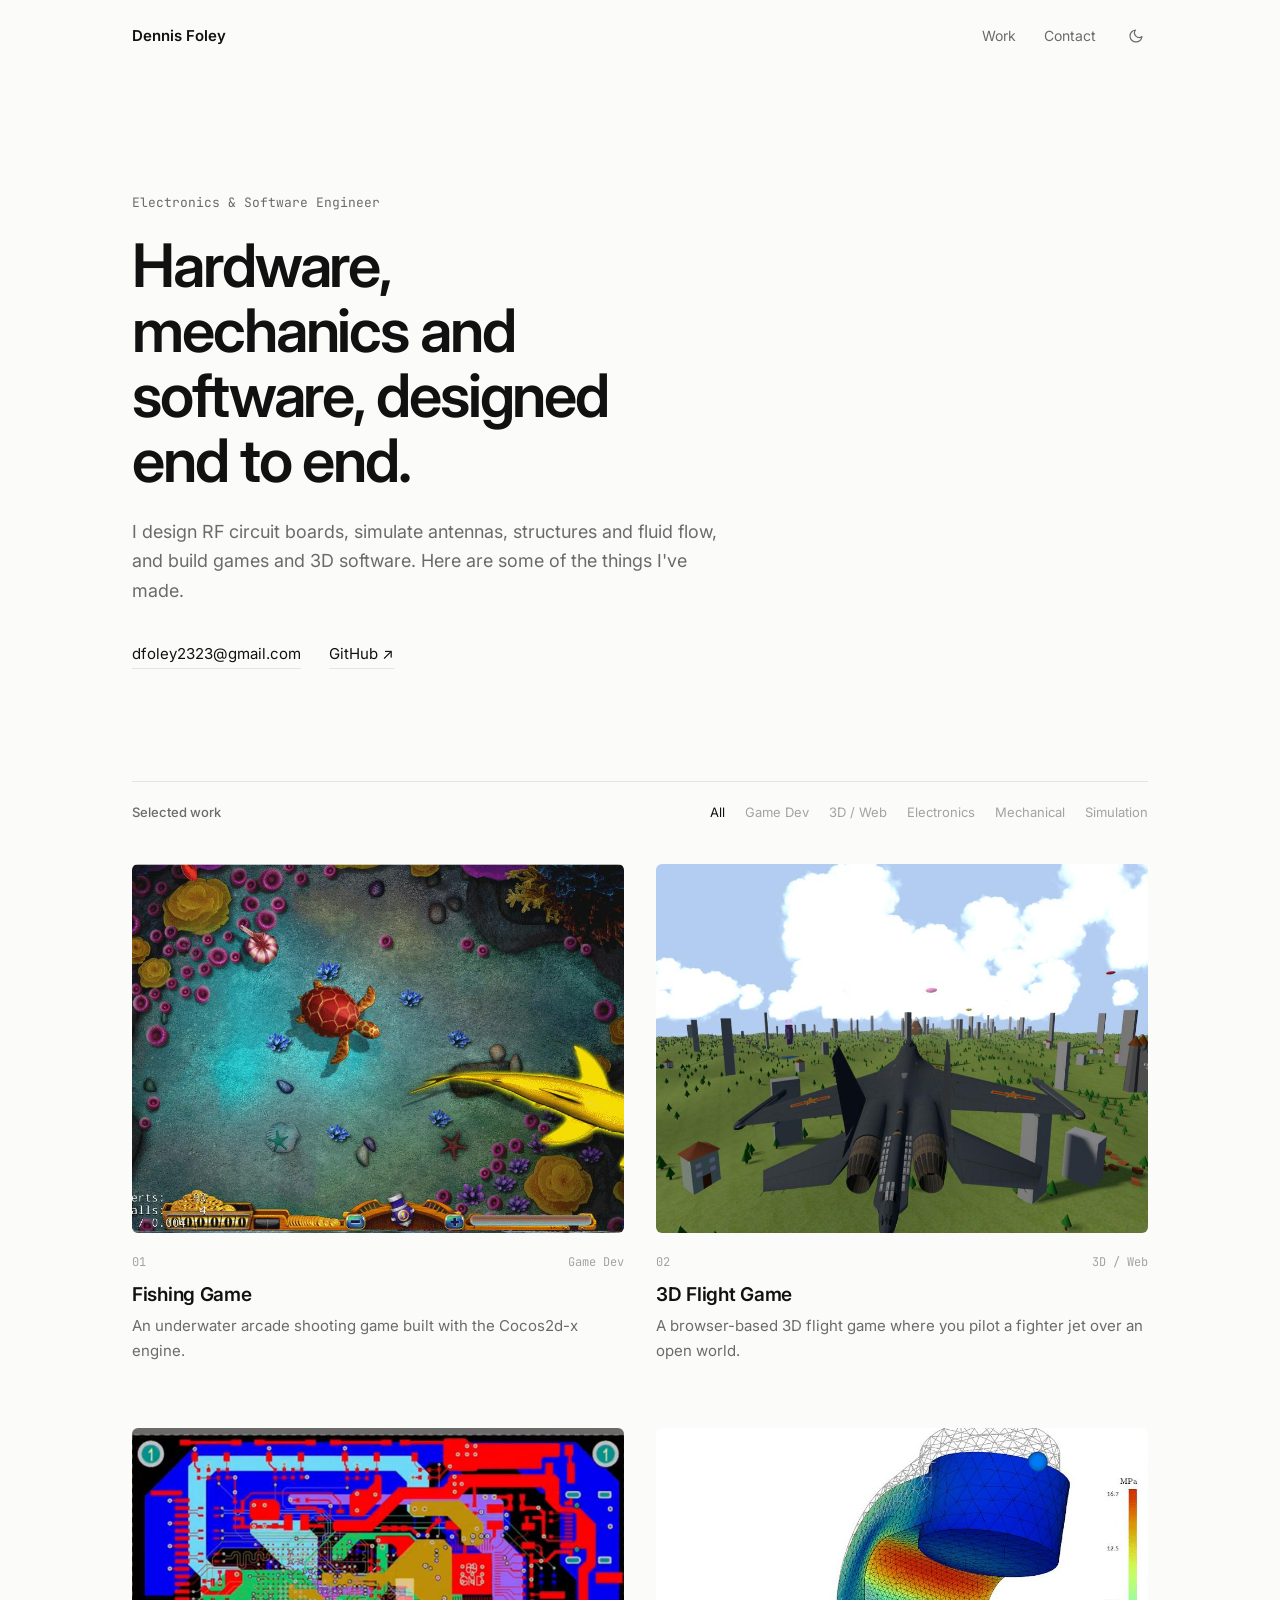
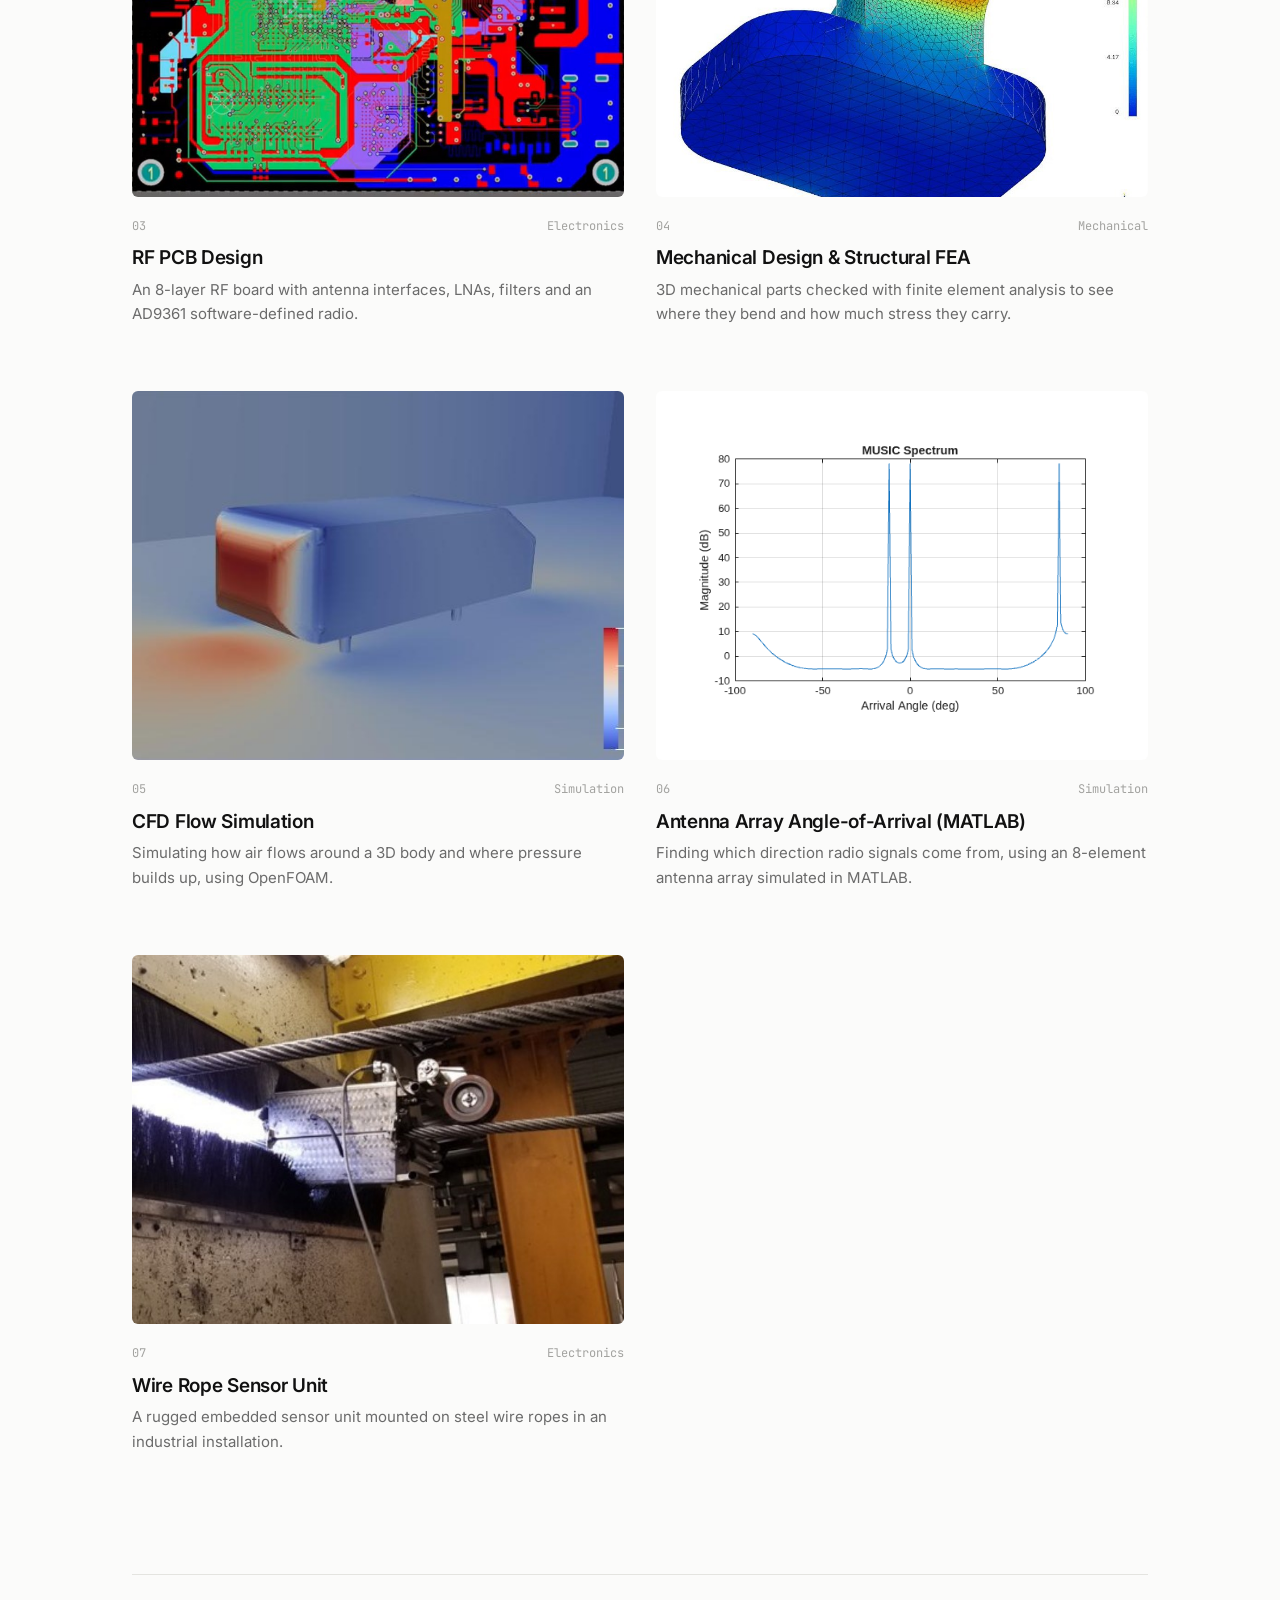
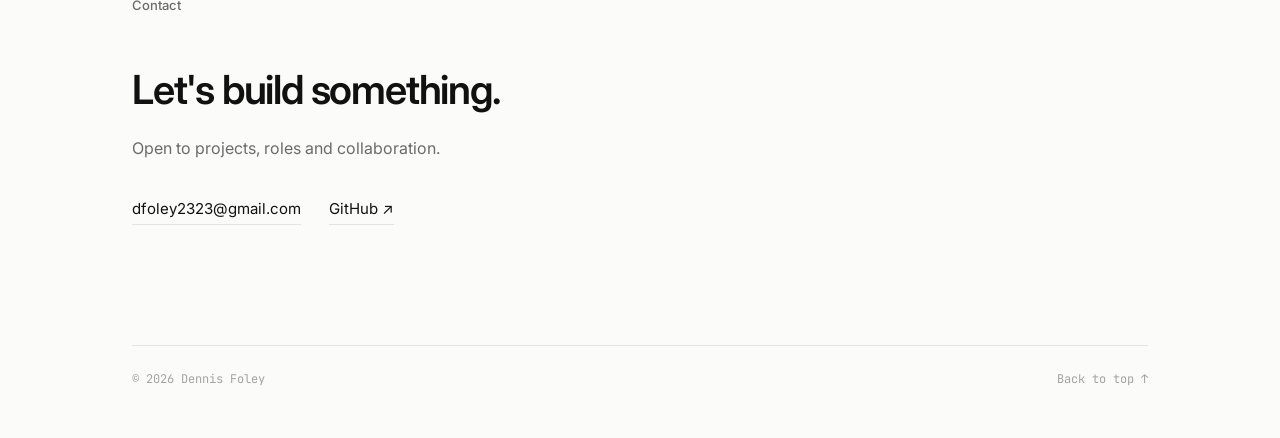
<file: index.html>
<!doctype html>
<html lang="en">
  <head>
    <meta charset="utf-8" />
    <meta name="viewport" content="width=device-width, initial-scale=1" />
    <title>Portfolio</title>
    <meta name="description" content="Engineering portfolio: electronics, CAD, simulation and software projects." />
    <link rel="preconnect" href="https://fonts.googleapis.com" />
    <link rel="preconnect" href="https://fonts.gstatic.com" crossorigin />
    <link
      href="https://fonts.googleapis.com/css2?family=Inter:wght@400;500;600&family=JetBrains+Mono:wght@400&display=swap"
      rel="stylesheet"
    />
    <link rel="icon" href="favicon.ico?v=202610261637" sizes="any" />
    <link rel="icon" type="image/png" href="favicon-32.png?v=202610261637" />
    <link rel="apple-touch-icon" href="apple-touch-icon.png?v=202610261637" />
    <link rel="stylesheet" href="css/style.css?v=202610261637" />
  </head>
  <body>
    <div class="wrap">
      <header class="topbar">
        <a class="brand" href="index.html" id="brand"></a>
        <nav>
          <a href="#work">Work</a>
          <a href="#contact">Contact</a>
          <button class="theme-toggle" id="themeToggle" aria-label="Toggle dark mode"></button>
        </nav>
      </header>

      <main>
        <section class="hero">
          <p class="eyebrow mono" id="heroTitle"></p>
          <h1 id="heroIntro"></h1>
          <p class="lede" id="heroLede"></p>
          <div class="links" id="heroLinks"></div>
        </section>

        <section id="work">
          <div class="section-head">
            <h2>Selected work</h2>
            <div class="filters" id="filters" role="tablist"></div>
          </div>
          <div class="grid" id="grid"></div>
        </section>

        <section id="contact" class="contact">
          <div class="section-head"><h2>Contact</h2></div>
          <h2 class="big">Let's build something.</h2>
          <p>Open to projects, roles and collaboration.</p>
          <div class="links" id="contactLinks"></div>
        </section>
      </main>

      <footer class="footer mono" id="footer"></footer>
    </div>

    <script src="js/projects.js?v=202610261637"></script>
    <script src="js/main.js?v=202610261637"></script>
    <script>
      Portfolio.renderHome();
    </script>
  </body>
</html>
</file>
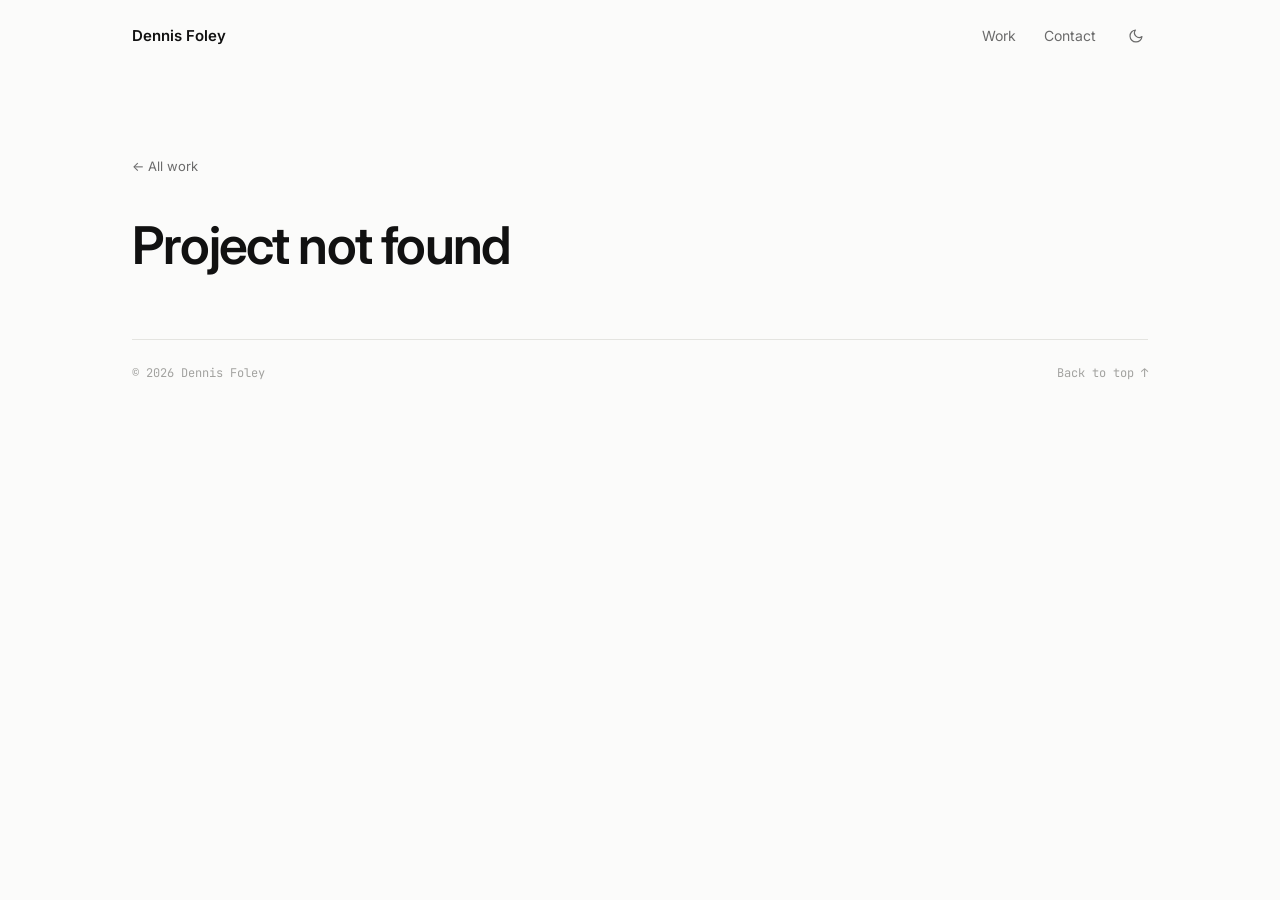
<file: project.html>
<!doctype html>
<html lang="en">
  <head>
    <meta charset="utf-8" />
    <meta name="viewport" content="width=device-width, initial-scale=1" />
    <title>Project</title>
    <link rel="preconnect" href="https://fonts.googleapis.com" />
    <link rel="preconnect" href="https://fonts.gstatic.com" crossorigin />
    <link
      href="https://fonts.googleapis.com/css2?family=Inter:wght@400;500;600&family=JetBrains+Mono:wght@400&display=swap"
      rel="stylesheet"
    />
    <link rel="icon" href="favicon.ico?v=202610261637" sizes="any" />
    <link rel="icon" type="image/png" href="favicon-32.png?v=202610261637" />
    <link rel="apple-touch-icon" href="apple-touch-icon.png?v=202610261637" />
    <link rel="stylesheet" href="css/style.css?v=202610261637" />
  </head>
  <body>
    <div class="wrap">
      <header class="topbar">
        <a class="brand" href="index.html" id="brand"></a>
        <nav>
          <a href="index.html#work">Work</a>
          <a href="index.html#contact">Contact</a>
          <button class="theme-toggle" id="themeToggle" aria-label="Toggle dark mode"></button>
        </nav>
      </header>

      <main id="detail"></main>

      <footer class="footer mono" id="footer"></footer>
    </div>

    <script src="js/projects.js?v=202610261637"></script>
    <script src="js/main.js?v=202610261637"></script>
    <script>
      Portfolio.renderProject();
    </script>
  </body>
</html>
</file>
<file: css/style.css>
:root {
  --bg: #fbfbfa;
  --surface: #f2f2ef;
  --ink: #111111;
  --muted: #6b6b6b;
  --faint: #a3a3a0;
  --line: #e4e4e0;
  --accent: #1f4fd8;
  --max: 1080px;
  --gutter: 32px;
}

@media (prefers-color-scheme: dark) {
  :root:not([data-theme="light"]) {
    --bg: #0e0e0f;
    --surface: #18181a;
    --ink: #ededed;
    --muted: #9a9a9a;
    --faint: #5c5c5e;
    --line: #252527;
    --accent: #7c9cff;
  }
}
:root[data-theme="dark"] {
  --bg: #0e0e0f;
  --surface: #18181a;
  --ink: #ededed;
  --muted: #9a9a9a;
  --faint: #5c5c5e;
  --line: #252527;
  --accent: #7c9cff;
}

* {
  box-sizing: border-box;
}
html {
  scroll-behavior: smooth;
}
body {
  margin: 0;
  background: var(--bg);
  color: var(--ink);
  font: 16px/1.65 Inter, system-ui, -apple-system, "Segoe UI", sans-serif;
  -webkit-font-smoothing: antialiased;
}
a {
  color: inherit;
  text-decoration: none;
}
img,
video {
  max-width: 100%;
  display: block;
}
.mono {
  font-family: "JetBrains Mono", ui-monospace, Consolas, monospace;
}

.wrap {
  max-width: var(--max);
  margin: 0 auto;
  padding: 0 var(--gutter);
}

/* ── Header ──────────────────────────────────────────── */
.topbar {
  display: flex;
  align-items: center;
  justify-content: space-between;
  height: 72px;
}
.brand {
  font-weight: 600;
  font-size: 15px;
}
.topbar nav {
  display: flex;
  gap: 28px;
  align-items: center;
  font-size: 14px;
}
.topbar nav a {
  color: var(--muted);
  transition: color 0.15s;
}
.topbar nav a:hover {
  color: var(--ink);
}
.theme-toggle {
  background: none;
  border: 0;
  padding: 4px;
  color: var(--muted);
  cursor: pointer;
  display: grid;
  place-items: center;
}
.theme-toggle:hover {
  color: var(--ink);
}

/* ── Hero ────────────────────────────────────────────── */
.hero {
  padding: 120px 0 112px;
}
.eyebrow {
  font-size: 13px;
  color: var(--muted);
  margin: 0 0 20px;
}
.hero h1 {
  font-size: clamp(36px, 5.6vw, 60px);
  font-weight: 600;
  line-height: 1.08;
  letter-spacing: -0.035em;
  margin: 0 0 24px;
  max-width: 14ch;
}
.lede {
  font-size: 18px;
  color: var(--muted);
  max-width: 54ch;
  margin: 0;
}
.links {
  display: flex;
  flex-wrap: wrap;
  gap: 8px 28px;
  margin-top: 36px;
  font-size: 15px;
}
.links a {
  border-bottom: 1px solid var(--line);
  padding-bottom: 2px;
  transition: border-color 0.15s;
}
.links a:hover {
  border-color: var(--ink);
}

/* ── Sections ────────────────────────────────────────── */
section {
  padding-bottom: 120px;
}
.section-head {
  display: flex;
  flex-wrap: wrap;
  align-items: baseline;
  justify-content: space-between;
  gap: 16px 24px;
  border-top: 1px solid var(--line);
  padding-top: 20px;
  margin-bottom: 40px;
}
.section-head h2 {
  font-size: 13px;
  font-weight: 500;
  color: var(--muted);
  margin: 0;
}
.filters {
  display: flex;
  flex-wrap: wrap;
  gap: 4px 20px;
}
.filters button {
  font: inherit;
  font-size: 13px;
  padding: 0;
  border: 0;
  background: none;
  color: var(--faint);
  cursor: pointer;
  transition: color 0.15s;
}
.filters button:hover,
.filters button[aria-selected="true"] {
  color: var(--ink);
}

/* ── Project grid ────────────────────────────────────── */
.grid {
  display: grid;
  grid-template-columns: repeat(2, minmax(0, 1fr));
  gap: 64px 32px;
}
.card {
  display: block;
}
.thumb {
  aspect-ratio: 4 / 3;
  background: var(--surface);
  border-radius: 6px;
  overflow: hidden;
  color: var(--faint);
}
.thumb img,
.thumb svg {
  width: 100%;
  height: 100%;
  object-fit: cover;
  transition: transform 0.5s cubic-bezier(0.2, 0.7, 0.2, 1), color 0.3s;
}
.thumb img.contain,
.detail-cover img.contain {
  object-fit: contain;
  background: #ffffff;
  padding: 4%;
}
.card:hover .thumb img,
.card:hover .thumb svg {
  transform: scale(1.025);
}
.card:hover .thumb {
  color: var(--muted);
}
.card-meta {
  display: flex;
  justify-content: space-between;
  gap: 16px;
  margin-top: 20px;
  font-size: 12px;
  color: var(--faint);
}
.card h3 {
  font-size: 19px;
  font-weight: 600;
  letter-spacing: -0.015em;
  margin: 6px 0 4px;
}
.card p {
  margin: 0;
  color: var(--muted);
  font-size: 15px;
}

/* ── Contact / footer ────────────────────────────────── */
.contact h2.big {
  font-size: clamp(28px, 4vw, 40px);
  font-weight: 600;
  letter-spacing: -0.03em;
  margin: 0 0 12px;
}
.contact p {
  color: var(--muted);
  margin: 0;
}
.footer {
  display: flex;
  justify-content: space-between;
  border-top: 1px solid var(--line);
  padding-top: 24px;
  padding-bottom: 48px;
  font-size: 12px;
  color: var(--faint);
}

/* ── Project page ────────────────────────────────────── */
.detail-head {
  padding: 80px 0 48px;
}
.back {
  font-size: 13px;
  color: var(--muted);
  display: inline-block;
  margin-bottom: 40px;
}
.back:hover {
  color: var(--ink);
}
.detail-head h1 {
  font-size: clamp(32px, 5vw, 52px);
  font-weight: 600;
  letter-spacing: -0.035em;
  line-height: 1.1;
  margin: 0 0 16px;
}
.detail-cover {
  aspect-ratio: 16 / 8;
  background: var(--surface);
  border-radius: 6px;
  overflow: hidden;
  color: var(--faint);
  margin-bottom: 72px;
}
.detail-cover img,
.detail-cover svg {
  width: 100%;
  height: 100%;
  object-fit: cover;
}
.detail-layout {
  display: grid;
  grid-template-columns: 220px minmax(0, 1fr);
  gap: 64px;
  margin-bottom: 120px;
}
.facts {
  margin: 0;
  font-size: 14px;
}
.facts dt {
  font-size: 12px;
  color: var(--faint);
  margin-bottom: 4px;
}
.facts dd {
  margin: 0 0 24px;
}
.facts dd a {
  display: block;
  border-bottom: 1px solid var(--line);
  width: fit-content;
  margin-bottom: 6px;
}
.facts dd a:hover {
  border-color: var(--ink);
}
.prose {
  max-width: 62ch;
}
.prose p {
  margin: 0 0 20px;
  font-size: 17px;
}
.prose h2 {
  font-size: 13px;
  font-weight: 500;
  color: var(--muted);
  margin: 48px 0 16px;
}
.prose ul {
  list-style: none;
  padding: 0;
  margin: 0;
  border-top: 1px solid var(--line);
}
.prose li {
  padding: 12px 0;
  border-bottom: 1px solid var(--line);
}

.gallery {
  display: grid;
  grid-template-columns: repeat(2, minmax(0, 1fr));
  gap: 48px 32px;
}
.media {
  margin: 0;
}
.media.wide {
  grid-column: 1 / -1;
}
.media img,
.media video,
.media iframe,
.media model-viewer {
  width: 100%;
  border-radius: 6px;
  background: var(--surface);
}
.media img {
  cursor: zoom-in;
}
.media video,
.media iframe,
.media model-viewer {
  aspect-ratio: 16 / 9;
  border: 0;
  height: auto;
}
.media iframe.pdf {
  aspect-ratio: 4 / 5;
}
.media figcaption {
  margin-top: 12px;
  font-size: 13px;
  color: var(--muted);
}
.media figcaption a {
  border-bottom: 1px solid var(--line);
}
.empty {
  padding: 40px 0;
  color: var(--muted);
  font-size: 15px;
}
.empty code {
  font-size: 13px;
  background: var(--surface);
  padding: 2px 6px;
  border-radius: 4px;
}

.lightbox {
  position: fixed;
  inset: 0;
  background: rgba(10, 10, 10, 0.92);
  display: flex;
  align-items: center;
  justify-content: center;
  padding: 32px;
  z-index: 10;
  cursor: zoom-out;
}
.lightbox img {
  max-height: 100%;
}

@media (max-width: 760px) {
  :root {
    --gutter: 16px;
  }
  .topbar nav {
    gap: 20px;
  }
  .hero {
    padding: 64px 0 72px;
  }
  section {
    padding-bottom: 80px;
  }
  .grid,
  .gallery {
    grid-template-columns: 1fr;
    gap: 48px;
  }
  .detail-head {
    padding: 48px 0 32px;
  }
  .detail-cover {
    aspect-ratio: 4 / 3;
    margin-bottom: 48px;
  }
  .detail-layout {
    grid-template-columns: 1fr;
    gap: 40px;
    margin-bottom: 80px;
  }
  .facts {
    display: grid;
    grid-template-columns: 1fr 1fr;
    gap: 0 24px;
  }
}
</file>
